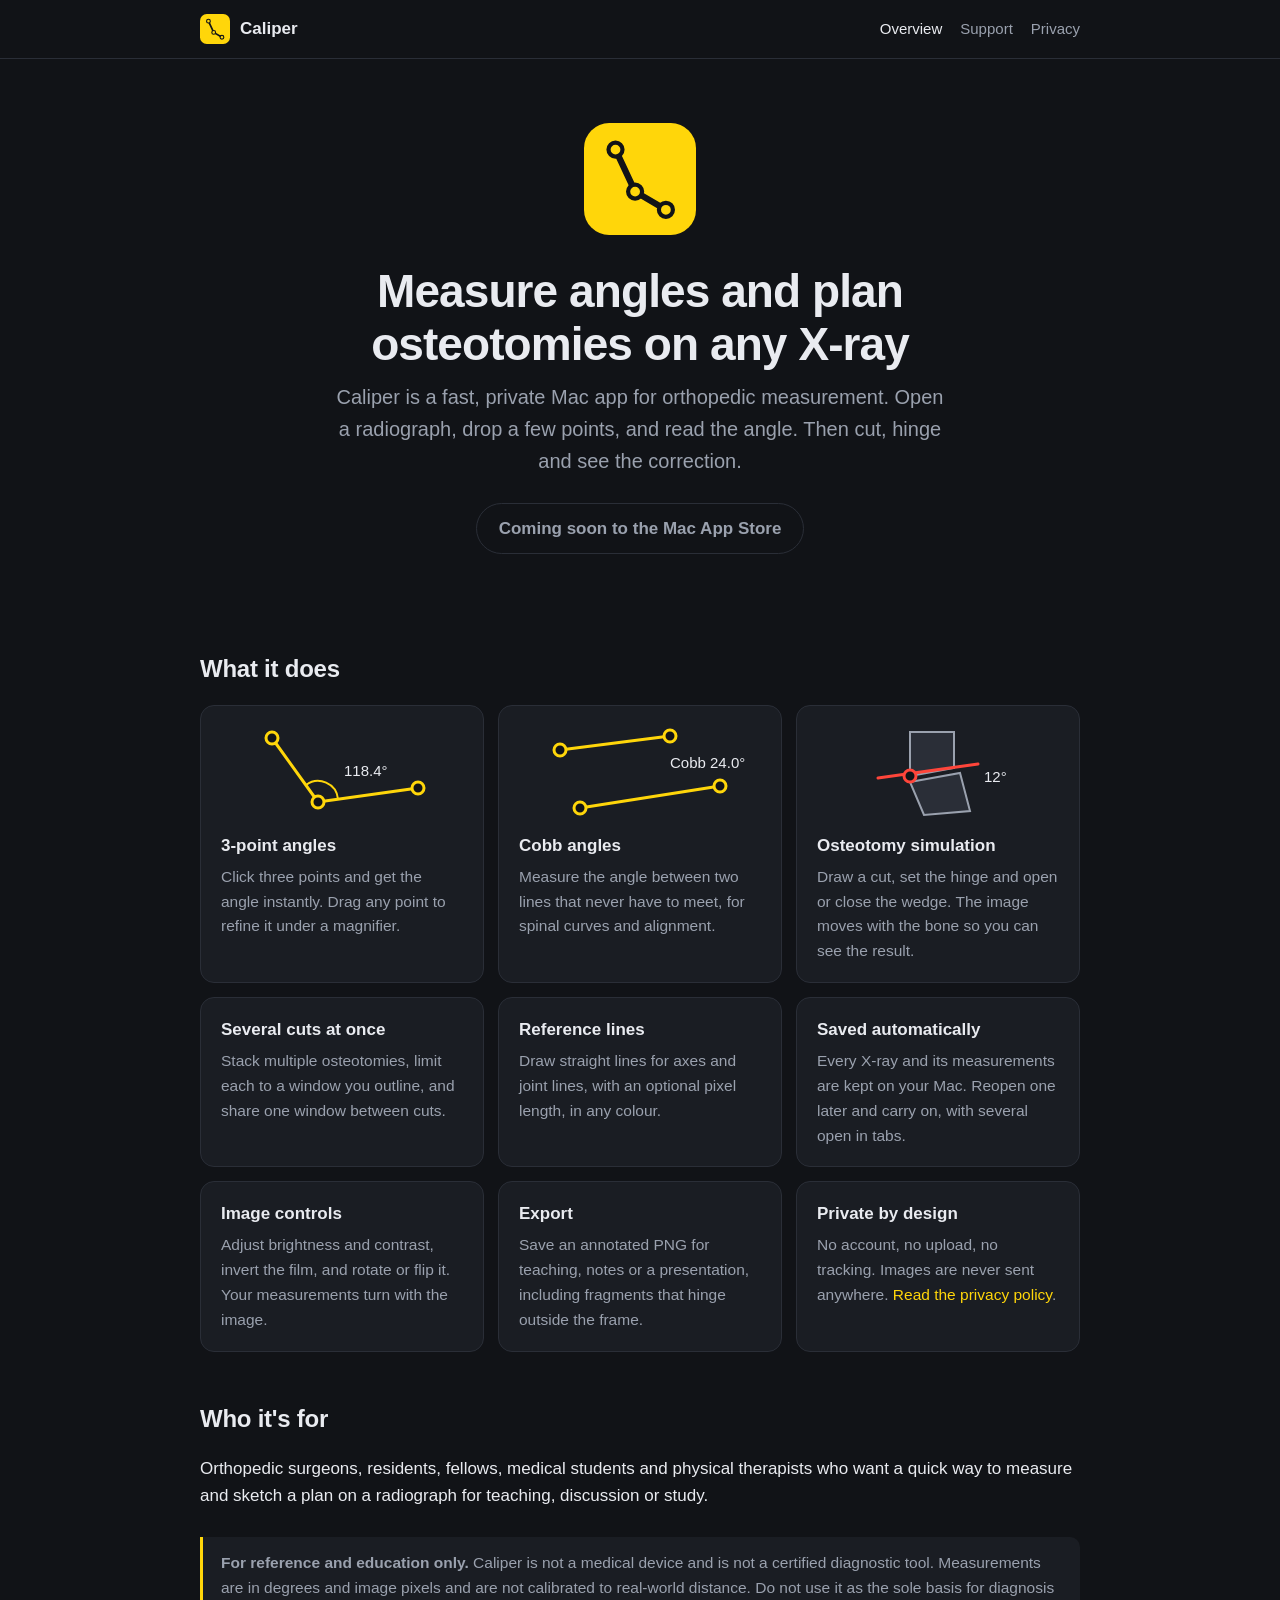
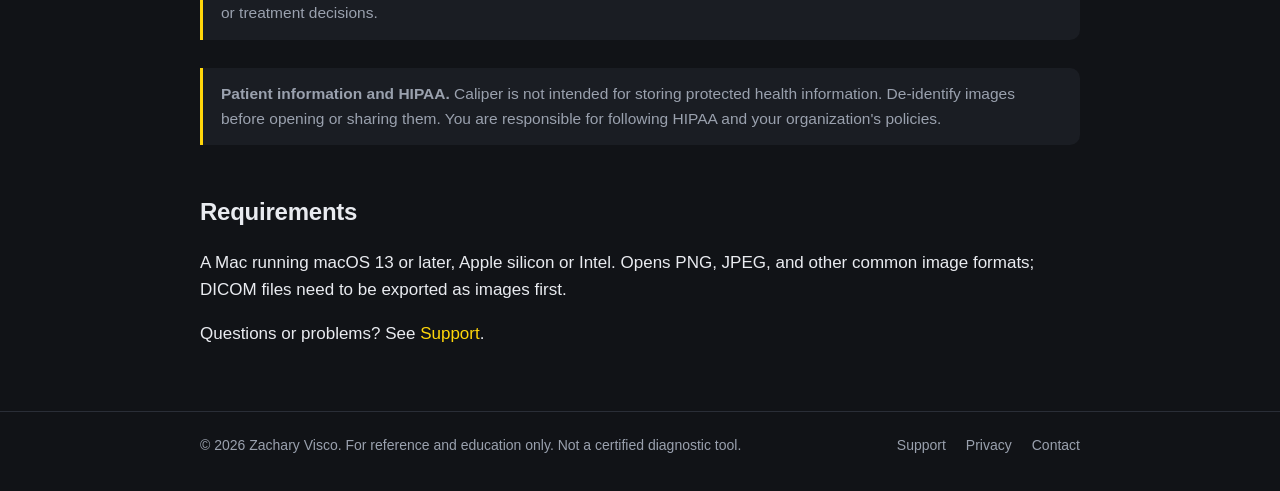
<file: index.html>
<!doctype html>
<html lang="en">
<head>
<meta charset="utf-8">
<meta name="viewport" content="width=device-width, initial-scale=1">
<title>Caliper: Orthopedic Planning for Mac</title>
<meta name="description" content="Measure angles on X-rays and plan osteotomies on your Mac. Cobb and 3-point angles, reference lines, and hinge-open osteotomy simulation. Images never leave your computer.">
<meta name="theme-color" content="#111317">
<link rel="icon" href="icon.svg" type="image/svg+xml">
<link rel="stylesheet" href="site.css">
</head>
<body>
<header class="top"><div class="wrap">
  <a class="brand" href="./"><img src="icon.svg" alt="">Caliper</a>
  <nav><a href="./" class="here">Overview</a><a href="support.html">Support</a><a href="privacy.html">Privacy</a></nav>
</div></header>
<main class="wrap">
  <section class="hero">
    <img src="icon.svg" alt="Caliper app icon">
    <h1>Measure angles and plan osteotomies on any X-ray</h1>
    <p class="lede">Caliper is a fast, private Mac app for orthopedic measurement. Open a radiograph, drop a few points, and read the angle. Then cut, hinge and see the correction.</p>
    <span class="pill soon">Coming soon to the Mac App Store</span>
  </section>

  <h2>What it does</h2>
  <div class="grid">
    <div class="card">
      <svg viewBox="0 0 240 96" aria-hidden="true"><path d="M50 14 L96 78 L196 64" fill="none" stroke="#ffd60a" stroke-width="3" stroke-linecap="round" stroke-linejoin="round"/><path d="M84 61 A20 20 0 0 1 116 75" fill="none" stroke="#ffd60a" stroke-width="2"/><g fill="#111317" stroke="#ffd60a" stroke-width="3"><circle cx="50" cy="14" r="6"/><circle cx="96" cy="78" r="6"/><circle cx="196" cy="64" r="6"/></g><text x="122" y="52" fill="#e9ebf0" font-size="15" font-family="-apple-system,Helvetica,Arial">118.4°</text></svg>
      <h3>3-point angles</h3>
      <p>Click three points and get the angle instantly. Drag any point to refine it under a magnifier.</p>
    </div>
    <div class="card">
      <svg viewBox="0 0 240 96" aria-hidden="true"><g stroke="#ffd60a" stroke-width="3" stroke-linecap="round"><path d="M40 26 L150 12"/><path d="M60 84 L200 62"/></g><g fill="#111317" stroke="#ffd60a" stroke-width="3"><circle cx="40" cy="26" r="6"/><circle cx="150" cy="12" r="6"/><circle cx="60" cy="84" r="6"/><circle cx="200" cy="62" r="6"/></g><text x="150" y="44" fill="#e9ebf0" font-size="15" font-family="-apple-system,Helvetica,Arial">Cobb 24.0°</text></svg>
      <h3>Cobb angles</h3>
      <p>Measure the angle between two lines that never have to meet, for spinal curves and alignment.</p>
    </div>
    <div class="card">
      <svg viewBox="0 0 240 96" aria-hidden="true"><path d="M92 8 h44 v36 l-44 8z" fill="#2a2e37" stroke="#9aa1ae" stroke-width="2"/><path d="M92 58 l50 -9 l10 38 l-46 4z" fill="#2a2e37" stroke="#9aa1ae" stroke-width="2"/><path d="M60 54 L160 40" stroke="#ff453a" stroke-width="3" stroke-linecap="round"/><circle cx="92" cy="52" r="6" fill="#111317" stroke="#ff453a" stroke-width="3"/><text x="166" y="58" fill="#e9ebf0" font-size="15" font-family="-apple-system,Helvetica,Arial">12°</text></svg>
      <h3>Osteotomy simulation</h3>
      <p>Draw a cut, set the hinge and open or close the wedge. The image moves with the bone so you can see the result.</p>
    </div>
    <div class="card">
      <h3>Several cuts at once</h3>
      <p>Stack multiple osteotomies, limit each to a window you outline, and share one window between cuts.</p>
    </div>
    <div class="card">
      <h3>Reference lines</h3>
      <p>Draw straight lines for axes and joint lines, with an optional pixel length, in any colour.</p>
    </div>
    <div class="card">
      <h3>Saved automatically</h3>
      <p>Every X-ray and its measurements are kept on your Mac. Reopen one later and carry on, with several open in tabs.</p>
    </div>
    <div class="card">
      <h3>Image controls</h3>
      <p>Adjust brightness and contrast, invert the film, and rotate or flip it. Your measurements turn with the image.</p>
    </div>
    <div class="card">
      <h3>Export</h3>
      <p>Save an annotated PNG for teaching, notes or a presentation, including fragments that hinge outside the frame.</p>
    </div>
    <div class="card">
      <h3>Private by design</h3>
      <p>No account, no upload, no tracking. Images are never sent anywhere. <a href="privacy.html">Read the privacy policy</a>.</p>
    </div>
  </div>

  <h2>Who it's for</h2>
  <p>Orthopedic surgeons, residents, fellows, medical students and physical therapists who want a quick way to measure and sketch a plan on a radiograph for teaching, discussion or study.</p>

  <p class="note"><strong>For reference and education only.</strong> Caliper is not a medical device and is not a certified diagnostic tool. Measurements are in degrees and image pixels and are not calibrated to real-world distance. Do not use it as the sole basis for diagnosis or treatment decisions.</p>

  <p class="note"><strong>Patient information and HIPAA.</strong> Caliper is not intended for storing protected health information. De-identify images before opening or sharing them. You are responsible for following HIPAA and your organization's policies.</p>

  <h2>Requirements</h2>
  <p>A Mac running macOS 13 or later, Apple silicon or Intel. Opens PNG, JPEG, and other common image formats; DICOM files need to be exported as images first.</p>

  <p>Questions or problems? See <a href="support.html">Support</a>.</p>
</main>
<footer><div class="wrap">
  <span>© 2026 Zachary Visco. For reference and education only. Not a certified diagnostic tool.</span>
  <a href="support.html">Support</a><a href="privacy.html">Privacy</a><a href="mailto:zviscodev@gmail.com">Contact</a>
</div></footer>
</body>
</html>
</file>
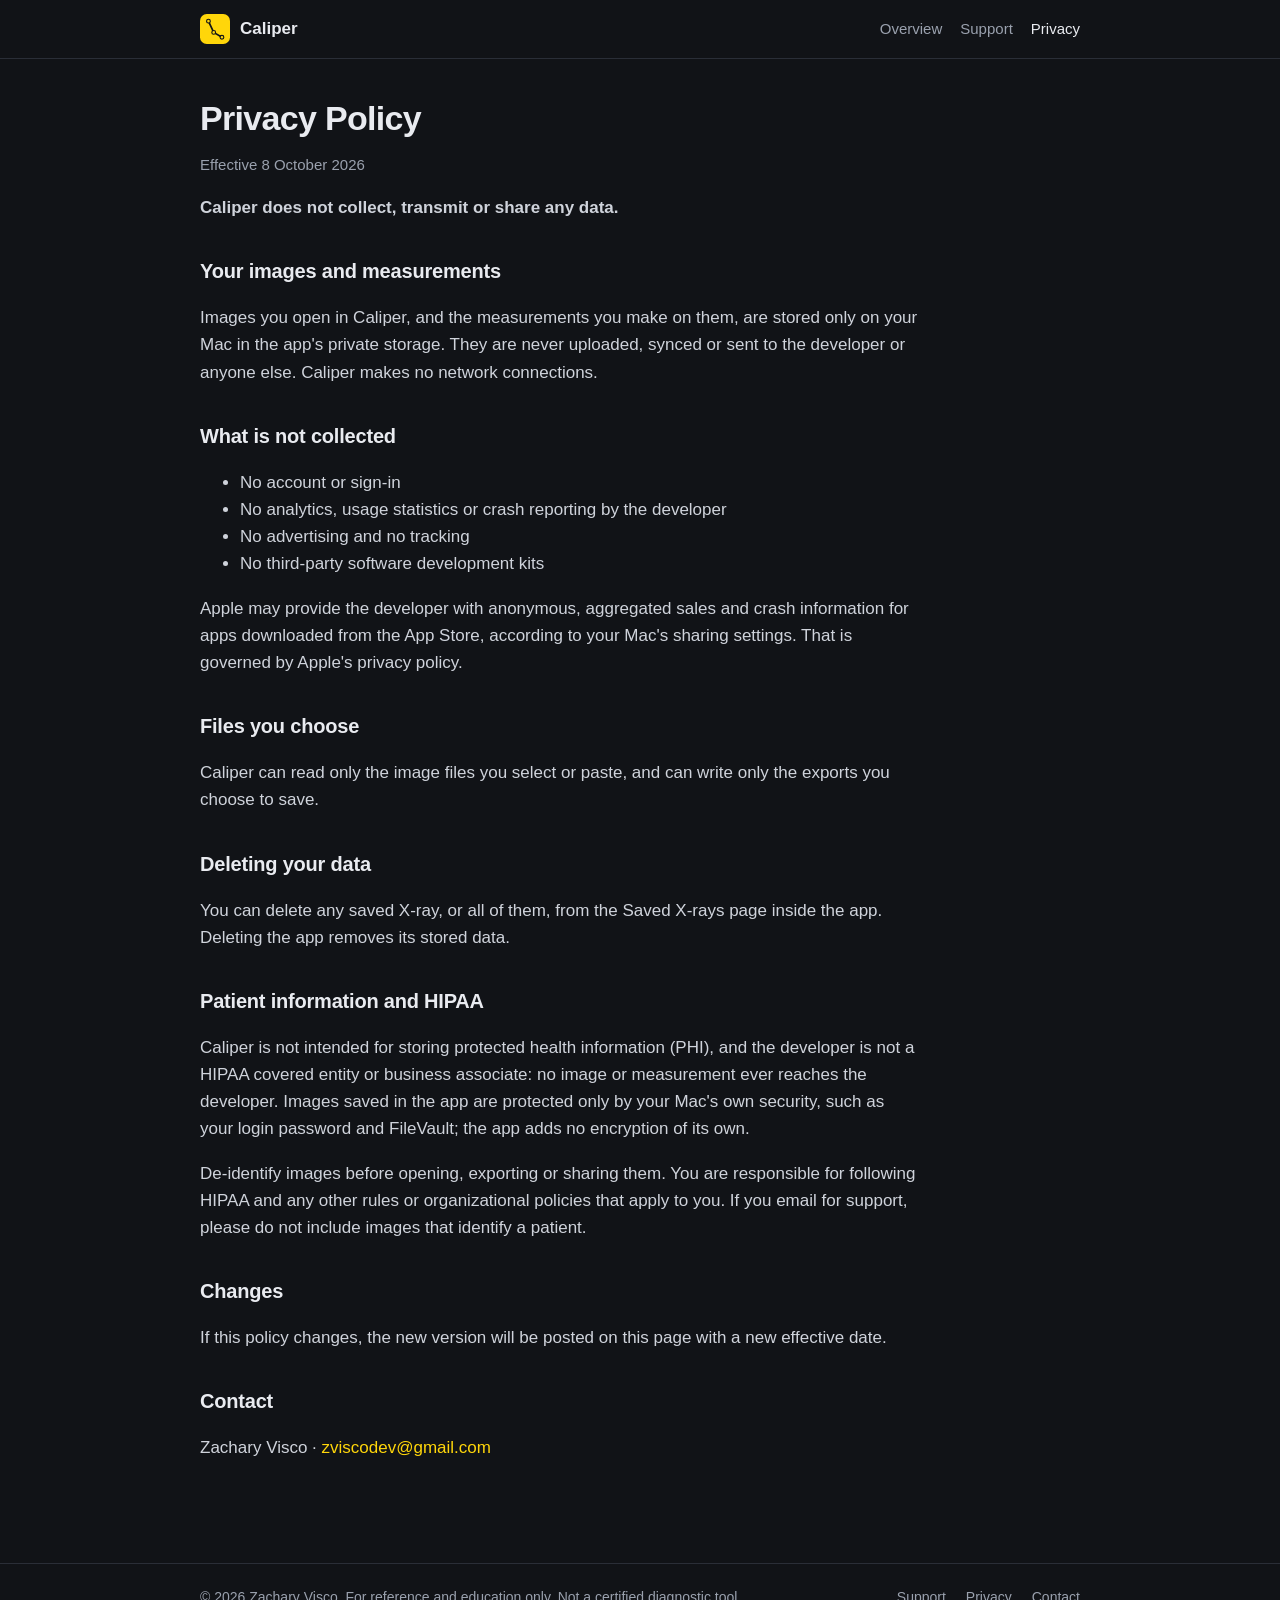
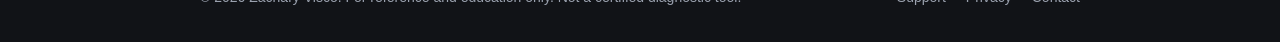
<file: privacy.html>
<!doctype html>
<html lang="en">
<head>
<meta charset="utf-8">
<meta name="viewport" content="width=device-width, initial-scale=1">
<title>Caliper Privacy Policy</title>
<meta name="description" content="Caliper collects no data. Your images and measurements stay on your Mac.">
<meta name="theme-color" content="#111317">
<link rel="icon" href="icon.svg" type="image/svg+xml">
<link rel="stylesheet" href="site.css">
</head>
<body>
<header class="top"><div class="wrap">
  <a class="brand" href="./"><img src="icon.svg" alt="">Caliper</a>
  <nav><a href="./">Overview</a><a href="support.html">Support</a><a href="privacy.html" class="here">Privacy</a></nav>
</div></header>
<main class="wrap"><div class="doc">
  <h1>Privacy Policy</h1>
  <p class="date">Effective 8 October 2026</p>
  <p><strong>Caliper does not collect, transmit or share any data.</strong></p>

  <h2>Your images and measurements</h2>
  <p>Images you open in Caliper, and the measurements you make on them, are stored only on your Mac in the app's private storage. They are never uploaded, synced or sent to the developer or anyone else. Caliper makes no network connections.</p>

  <h2>What is not collected</h2>
  <ul>
    <li>No account or sign-in</li>
    <li>No analytics, usage statistics or crash reporting by the developer</li>
    <li>No advertising and no tracking</li>
    <li>No third-party software development kits</li>
  </ul>
  <p>Apple may provide the developer with anonymous, aggregated sales and crash information for apps downloaded from the App Store, according to your Mac's sharing settings. That is governed by Apple's privacy policy.</p>

  <h2>Files you choose</h2>
  <p>Caliper can read only the image files you select or paste, and can write only the exports you choose to save.</p>

  <h2>Deleting your data</h2>
  <p>You can delete any saved X-ray, or all of them, from the Saved X-rays page inside the app. Deleting the app removes its stored data.</p>

  <h2>Patient information and HIPAA</h2>
  <p>Caliper is not intended for storing protected health information (PHI), and the developer is not a HIPAA covered entity or business associate: no image or measurement ever reaches the developer. Images saved in the app are protected only by your Mac's own security, such as your login password and FileVault; the app adds no encryption of its own.</p>
  <p>De-identify images before opening, exporting or sharing them. You are responsible for following HIPAA and any other rules or organizational policies that apply to you. If you email for support, please do not include images that identify a patient.</p>

  <h2>Changes</h2>
  <p>If this policy changes, the new version will be posted on this page with a new effective date.</p>

  <h2>Contact</h2>
  <p>Zachary Visco · <a href="mailto:zviscodev@gmail.com?subject=Caliper%20privacy">zviscodev@gmail.com</a></p>
</div></main>
<footer><div class="wrap">
  <span>© 2026 Zachary Visco. For reference and education only. Not a certified diagnostic tool.</span>
  <a href="support.html">Support</a><a href="privacy.html">Privacy</a><a href="mailto:zviscodev@gmail.com">Contact</a>
</div></footer>
</body>
</html>
</file>
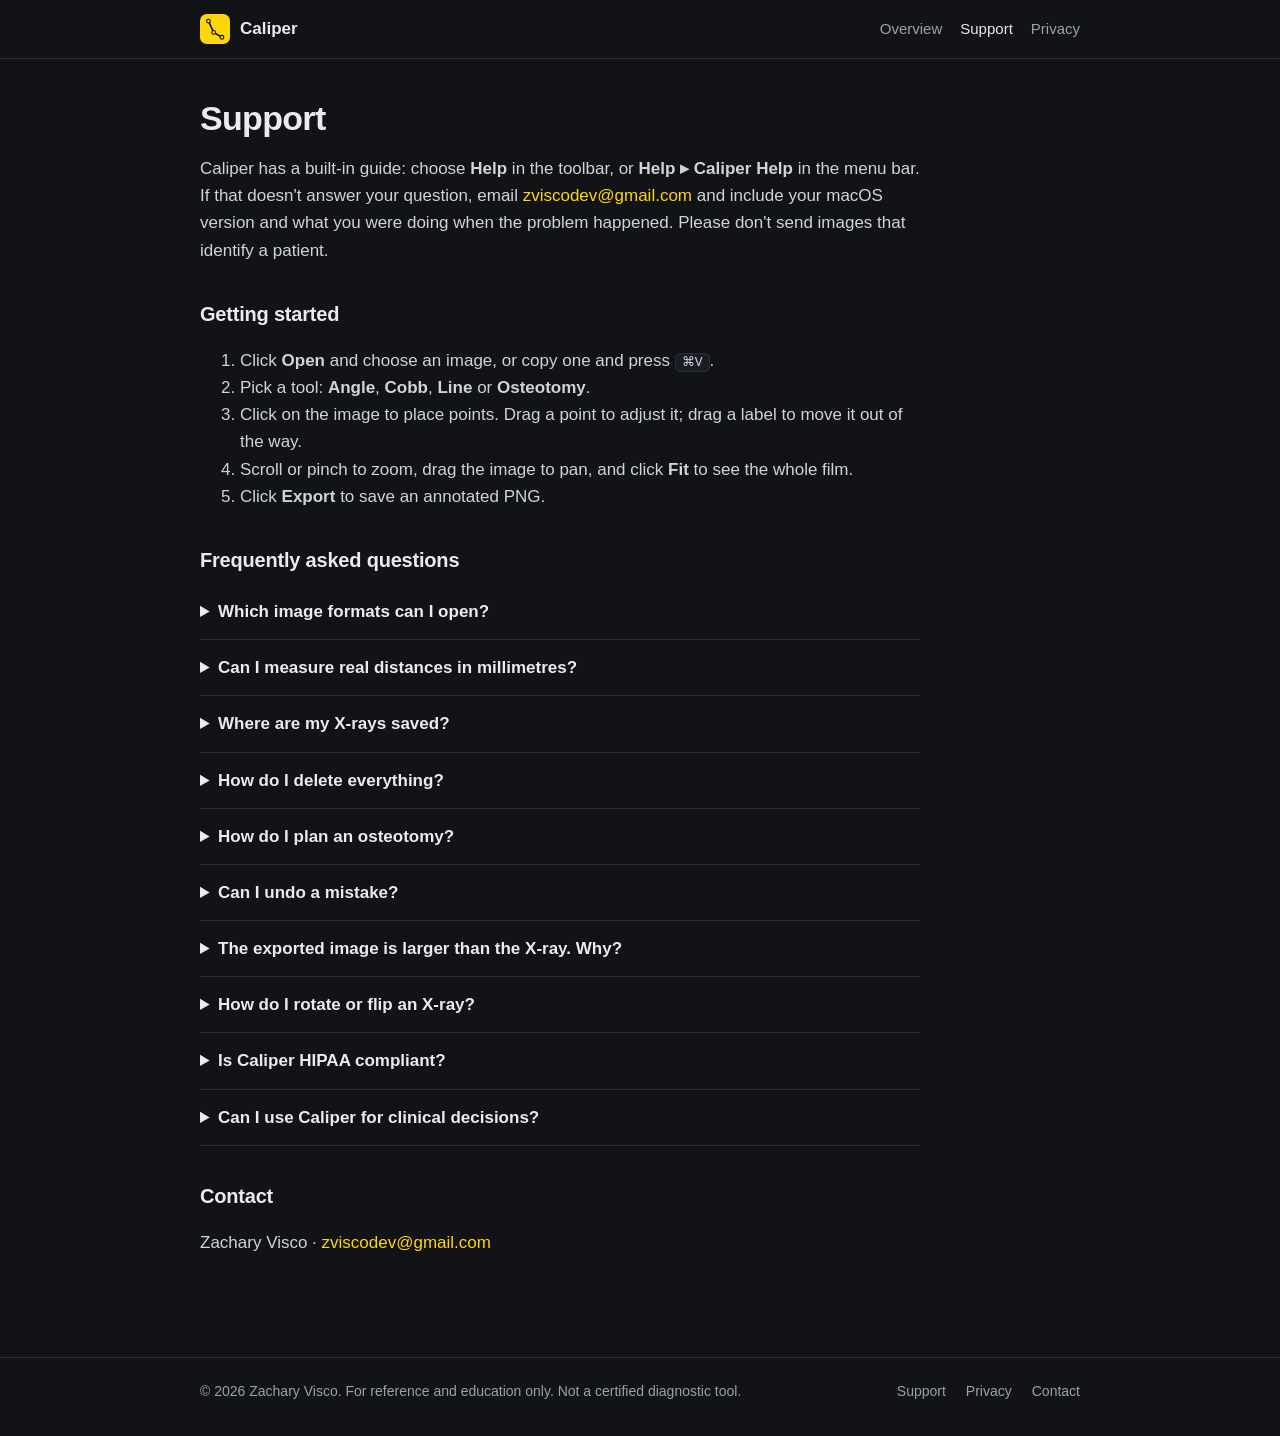
<file: support.html>
<!doctype html>
<html lang="en">
<head>
<meta charset="utf-8">
<meta name="viewport" content="width=device-width, initial-scale=1">
<title>Caliper Support</title>
<meta name="description" content="Help, frequently asked questions and contact details for Caliper: Orthopedic Planning.">
<meta name="theme-color" content="#111317">
<link rel="icon" href="icon.svg" type="image/svg+xml">
<link rel="stylesheet" href="site.css">
</head>
<body>
<header class="top"><div class="wrap">
  <a class="brand" href="./"><img src="icon.svg" alt="">Caliper</a>
  <nav><a href="./">Overview</a><a href="support.html" class="here">Support</a><a href="privacy.html">Privacy</a></nav>
</div></header>
<main class="wrap"><div class="doc">
  <h1>Support</h1>
  <p>Caliper has a built-in guide: choose <strong>Help</strong> in the toolbar, or <strong>Help ▸ Caliper Help</strong> in the menu bar. If that doesn't answer your question, email <a href="mailto:zviscodev@gmail.com?subject=Caliper%20support">zviscodev@gmail.com</a> and include your macOS version and what you were doing when the problem happened. Please don't send images that identify a patient.</p>

  <h2>Getting started</h2>
  <ol>
    <li>Click <strong>Open</strong> and choose an image, or copy one and press <kbd>⌘V</kbd>.</li>
    <li>Pick a tool: <strong>Angle</strong>, <strong>Cobb</strong>, <strong>Line</strong> or <strong>Osteotomy</strong>.</li>
    <li>Click on the image to place points. Drag a point to adjust it; drag a label to move it out of the way.</li>
    <li>Scroll or pinch to zoom, drag the image to pan, and click <strong>Fit</strong> to see the whole film.</li>
    <li>Click <strong>Export</strong> to save an annotated PNG.</li>
  </ol>

  <h2>Frequently asked questions</h2>
  <details><summary>Which image formats can I open?</summary>
    <p>PNG, JPEG, and the other common image formats your Mac can display. DICOM files aren't read directly; export the view as an image from your viewer, or take a screenshot and paste it.</p></details>
  <details><summary>Can I measure real distances in millimetres?</summary>
    <p>No. Angles are exact for the points you place, but line lengths are shown in image pixels. Caliper does not calibrate for magnification.</p></details>
  <details><summary>Where are my X-rays saved?</summary>
    <p>On your Mac only, inside the app's private storage. Nothing is uploaded or synced. Open the <strong>Open</strong> menu and choose <strong>All saved X-rays</strong> to see, rename or delete them.</p></details>
  <details><summary>How do I delete everything?</summary>
    <p>Go to <strong>Open ▸ All saved X-rays</strong> and choose <strong>Delete all</strong>. Removing the app from your Mac also removes its stored data.</p></details>
  <details><summary>How do I plan an osteotomy?</summary>
    <p>Choose <strong>Osteotomy</strong>, click the hinge end of the cut, then the opposite cortex. Drag the round knob, or the Opening slider on the right, to open or close the wedge. In the Osteotomy tab you can swap which side moves, or press <strong>Window</strong> to outline the part of the image that should move.</p></details>
  <details><summary>Can I undo a mistake?</summary>
    <p>Yes: click <strong>Undo</strong> or press <kbd>⌘Z</kbd>. To remove a single measurement, use the button beside it in the side panel.</p></details>
  <details><summary>The exported image is larger than the X-ray. Why?</summary>
    <p>When an osteotomy hinges a fragment or a label outside the original frame, the export grows so nothing is cropped.</p></details>
  <details><summary>How do I rotate or flip an X-ray?</summary>
    <p>Use the four buttons under the Brightness and Contrast sliders: rotate left, rotate right, flip left-to-right and flip top-to-bottom. Everything you've drawn turns with the image and the angles stay the same.</p></details>
  <details><summary>Is Caliper HIPAA compliant?</summary>
    <p>Caliper is not intended for storing protected health information. Nothing leaves your Mac, but the app adds no encryption of its own, so de-identify images before opening or sharing them. You are responsible for following HIPAA and your organization's policies.</p></details>
  <details><summary>Can I use Caliper for clinical decisions?</summary>
    <p>Caliper is for reference and education only. It is not a medical device and not a certified diagnostic tool, and should not be the sole basis for diagnosis or treatment.</p></details>

  <h2>Contact</h2>
  <p>Zachary Visco · <a href="mailto:zviscodev@gmail.com?subject=Caliper%20support">zviscodev@gmail.com</a></p>
</div></main>
<footer><div class="wrap">
  <span>© 2026 Zachary Visco. For reference and education only. Not a certified diagnostic tool.</span>
  <a href="support.html">Support</a><a href="privacy.html">Privacy</a><a href="mailto:zviscodev@gmail.com">Contact</a>
</div></footer>
</body>
</html>
</file>
<file: site.css>
:root {
  --bg: #111317; --panel: #1a1d23; --line: #2a2e37; --text: #e9ebf0; --dim: #9aa1ae; --accent: #ffd60a;
}
* { box-sizing: border-box; }
html { -webkit-text-size-adjust: 100%; }
body {
  margin: 0; background: var(--bg); color: var(--text);
  font: 17px/1.6 -apple-system, BlinkMacSystemFont, "Segoe UI", Roboto, Helvetica, Arial, sans-serif;
}
a { color: var(--accent); text-decoration: none; }
a:hover { text-decoration: underline; }
.wrap { max-width: 920px; margin: 0 auto; padding: 0 20px; }
header.top { border-bottom: 1px solid var(--line); }
header.top .wrap { display: flex; align-items: center; gap: 12px; padding-top: 14px; padding-bottom: 14px; flex-wrap: wrap; }
.brand { display: flex; align-items: center; gap: 10px; color: var(--text); font-weight: 600; margin-right: auto; }
.brand img { width: 30px; height: 30px; }
nav a { color: var(--dim); margin-left: 18px; font-size: 15px; }
nav a.here, nav a:hover { color: var(--text); text-decoration: none; }
.hero { text-align: center; padding: 64px 0 48px; }
.hero img { width: 112px; height: 112px; }
h1 { font-size: clamp(30px, 6vw, 46px); line-height: 1.15; margin: 22px 0 10px; letter-spacing: -0.02em; text-wrap: balance; }
.lede { color: var(--dim); font-size: clamp(17px, 2.6vw, 20px); max-width: 620px; margin: 0 auto 26px; text-wrap: pretty; }
.pill {
  display: inline-block; background: var(--accent); color: #111317; font-weight: 600;
  padding: 11px 22px; border-radius: 999px;
}
.pill:hover { text-decoration: none; filter: brightness(1.06); }
.pill.soon { background: none; color: var(--dim); border: 1px solid var(--line); }
h2 { font-size: 24px; margin: 48px 0 16px; letter-spacing: -0.01em; }
h3 { font-size: 17px; margin: 0 0 6px; }
.grid { display: grid; grid-template-columns: repeat(auto-fit, minmax(250px, 1fr)); gap: 14px; }
.card { background: var(--panel); border: 1px solid var(--line); border-radius: 14px; padding: 18px 20px; }
.card p { margin: 0; color: var(--dim); font-size: 15.5px; }
.card svg { width: 100%; height: 96px; margin-bottom: 12px; display: block; }
.note {
  border-left: 3px solid var(--accent); background: var(--panel); padding: 14px 18px;
  border-radius: 0 10px 10px 0; color: var(--dim); font-size: 15.5px; margin: 28px 0;
}
.doc { padding: 40px 0 20px; max-width: 720px; }
.doc h1 { font-size: 34px; margin-top: 0; }
.doc h2 { font-size: 20px; margin: 34px 0 8px; }
.doc p, .doc li { color: #cfd3db; }
.doc .date { color: var(--dim); font-size: 15px; }
details { border-bottom: 1px solid var(--line); padding: 14px 0; }
summary { cursor: pointer; font-weight: 600; }
details p { margin: 10px 0 0; color: #cfd3db; }
kbd {
  font: 13px ui-monospace, SFMono-Regular, Menlo, monospace; background: var(--panel);
  border: 1px solid var(--line); border-radius: 5px; padding: 1px 6px;
}
footer { border-top: 1px solid var(--line); margin-top: 64px; color: var(--dim); font-size: 14px; }
footer .wrap { padding-top: 22px; padding-bottom: 34px; display: flex; gap: 8px 20px; flex-wrap: wrap; }
footer span { margin-right: auto; }
footer a { color: var(--dim); }
</file>
